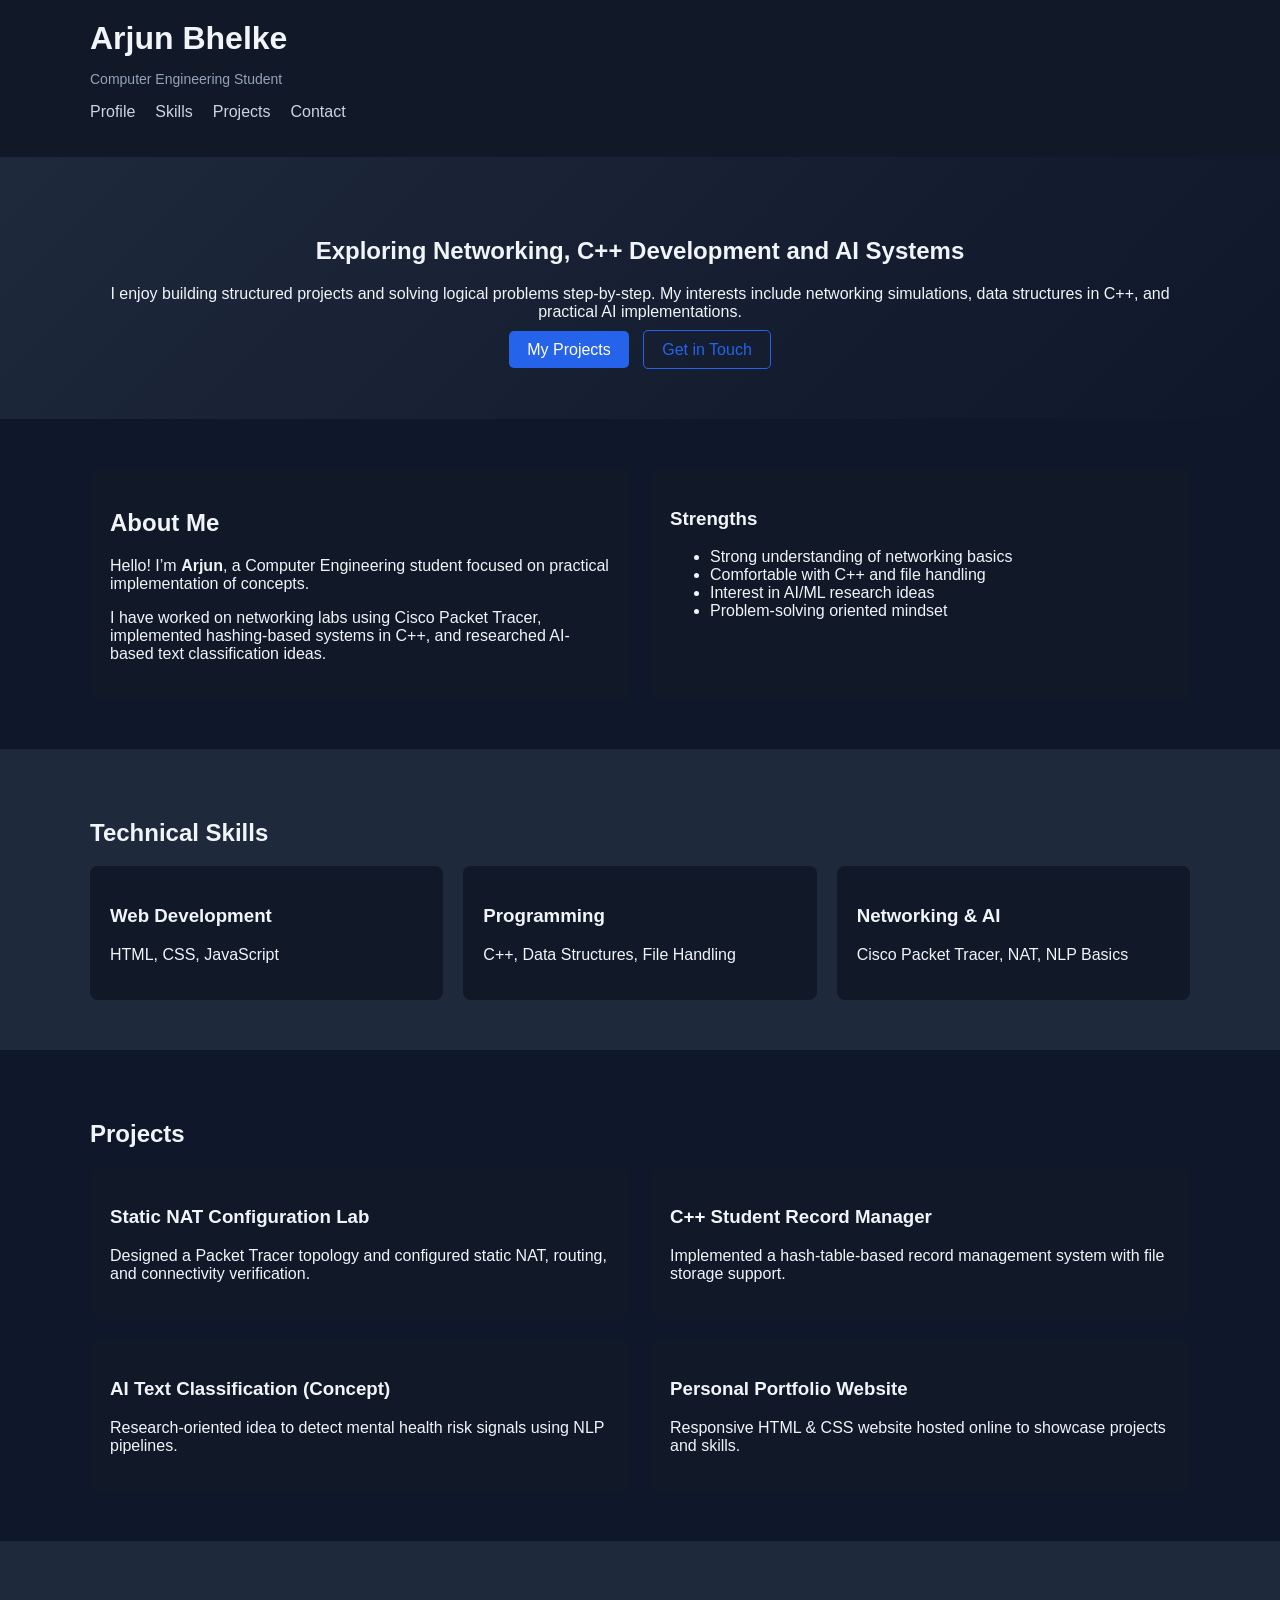
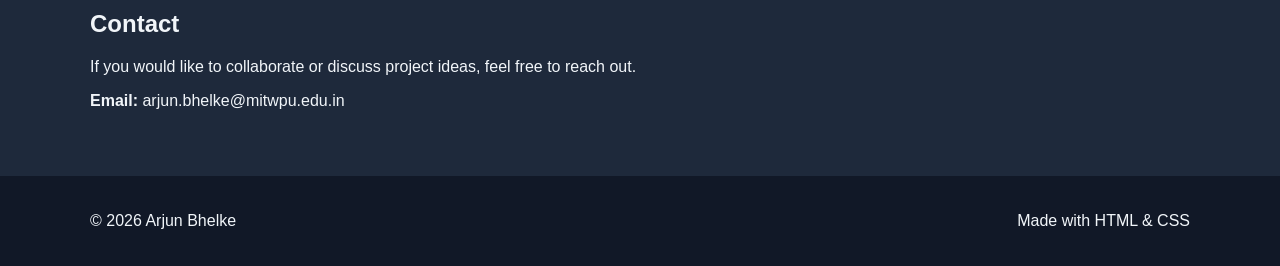
<file: index.html>
<!DOCTYPE html>
<html lang="en">
<head>
  <meta charset="UTF-8">
  <title>Arjun Bhelke | Portfolio</title>
  <meta name="viewport" content="width=device-width, initial-scale=1.0">
  <link rel="stylesheet" href="style.css">
</head>

<body>

  <header class="top-bar">
    <div class="wrapper">
      <div class="brand">
        <h1>Arjun Bhelke</h1>
        <p class="tagline">Computer Engineering Student</p>
      </div>

      <ul class="menu">
        <li><a href="#profile">Profile</a></li>
        <li><a href="#abilities">Skills</a></li>
        <li><a href="#work">Projects</a></li>
        <li><a href="#reach">Contact</a></li>
      </ul>
    </div>
  </header>

  <section class="intro">
    <div class="wrapper">
      <h2>Exploring Networking, C++ Development and AI Systems</h2>
      <p>
        I enjoy building structured projects and solving logical problems step-by-step.
        My interests include networking simulations, data structures in C++,
        and practical AI implementations.
      </p>

      <div class="buttons">
        <a href="#work" class="btn-main">My Projects</a>
        <a href="#reach" class="btn-outline">Get in Touch</a>
      </div>
    </div>
  </section>

  <section id="profile" class="section">
    <div class="wrapper two-col">
      <div class="box">
        <h2>About Me</h2>
        <p>
          Hello! I’m <strong>Arjun</strong>, a Computer Engineering student
          focused on practical implementation of concepts.
        </p>
        <p>
          I have worked on networking labs using Cisco Packet Tracer,
          implemented hashing-based systems in C++,
          and researched AI-based text classification ideas.
        </p>
      </div>

      <div class="box">
        <h3>Strengths</h3>
        <ul>
          <li>Strong understanding of networking basics</li>
          <li>Comfortable with C++ and file handling</li>
          <li>Interest in AI/ML research ideas</li>
          <li>Problem-solving oriented mindset</li>
        </ul>
      </div>
    </div>
  </section>

  <section id="abilities" class="section light">
    <div class="wrapper">
      <h2>Technical Skills</h2>

      <div class="three-col">
        <div class="box">
          <h3>Web Development</h3>
          <p>HTML, CSS, JavaScript</p>
        </div>

        <div class="box">
          <h3>Programming</h3>
          <p>C++, Data Structures, File Handling</p>
        </div>

        <div class="box">
          <h3>Networking & AI</h3>
          <p>Cisco Packet Tracer, NAT, NLP Basics</p>
        </div>
      </div>
    </div>
  </section>

  <section id="work" class="section">
    <div class="wrapper">
      <h2>Projects</h2>

      <div class="two-col">
        <div class="box">
          <h3>Static NAT Configuration Lab</h3>
          <p>
            Designed a Packet Tracer topology and configured static NAT,
            routing, and connectivity verification.
          </p>
        </div>

        <div class="box">
          <h3>C++ Student Record Manager</h3>
          <p>
            Implemented a hash-table-based record management system
            with file storage support.
          </p>
        </div>

        <div class="box">
          <h3>AI Text Classification (Concept)</h3>
          <p>
            Research-oriented idea to detect mental health risk
            signals using NLP pipelines.
          </p>
        </div>

        <div class="box">
          <h3>Personal Portfolio Website</h3>
          <p>
            Responsive HTML & CSS website hosted online
            to showcase projects and skills.
          </p>
        </div>
      </div>
    </div>
  </section>

  <section id="reach" class="section light">
    <div class="wrapper">
      <h2>Contact</h2>
      <p>If you would like to collaborate or discuss project ideas, feel free to reach out.</p>

      <p><strong>Email:</strong> arjun.bhelke@mitwpu.edu.in</p>
    </div>
  </section>

  <footer>
    <div class="wrapper footer-content">
      <p>© 2026 Arjun Bhelke</p>
      <p>Made with HTML & CSS</p>
    </div>
  </footer>

</body>
</html>
</file>
<file: style.css>
body {
  margin: 0;
  font-family: Arial, Helvetica, sans-serif;
  background-color: #0f172a;
  color: #f1f5f9;
}

.wrapper {
  width: 90%;
  max-width: 1100px;
  margin: auto;
}

.top-bar {
  background-color: #111827;
  padding: 20px 0;
}

.brand h1 {
  margin: 0;
}

.tagline {
  font-size: 14px;
  color: #94a3b8;
}

.menu {
  list-style: none;
  display: flex;
  gap: 20px;
  padding: 0;
}

.menu a {
  text-decoration: none;
  color: #cbd5e1;
}

.menu a:hover {
  color: #38bdf8;
}

.intro {
  padding: 60px 0;
  text-align: center;
  background: linear-gradient(135deg, #1e293b, #0f172a);
}

.buttons {
  margin-top: 20px;
}

.btn-main {
  background-color: #2563eb;
  color: white;
  padding: 10px 18px;
  text-decoration: none;
  border-radius: 5px;
  margin-right: 10px;
}

.btn-outline {
  border: 1px solid #2563eb;
  padding: 10px 18px;
  text-decoration: none;
  color: #2563eb;
  border-radius: 5px;
}

.section {
  padding: 50px 0;
}

.light {
  background-color: #1e293b;
}

.two-col {
  display: grid;
  grid-template-columns: 1fr 1fr;
  gap: 20px;
}

.three-col {
  display: grid;
  grid-template-columns: 1fr 1fr 1fr;
  gap: 20px;
}

.box {
  background-color: #111827;
  padding: 20px;
  border-radius: 8px;
}

footer {
  background-color: #111827;
  padding: 20px 0;
}

.footer-content {
  display: flex;
  justify-content: space-between;
  flex-wrap: wrap;
}

@media (max-width: 768px) {
  .two-col, .three-col {
    grid-template-columns: 1fr;
  }

  .menu {
    flex-direction: column;
    gap: 10px;
  }

  .footer-content {
    flex-direction: column;
    text-align: center;
  }
}
</file>
